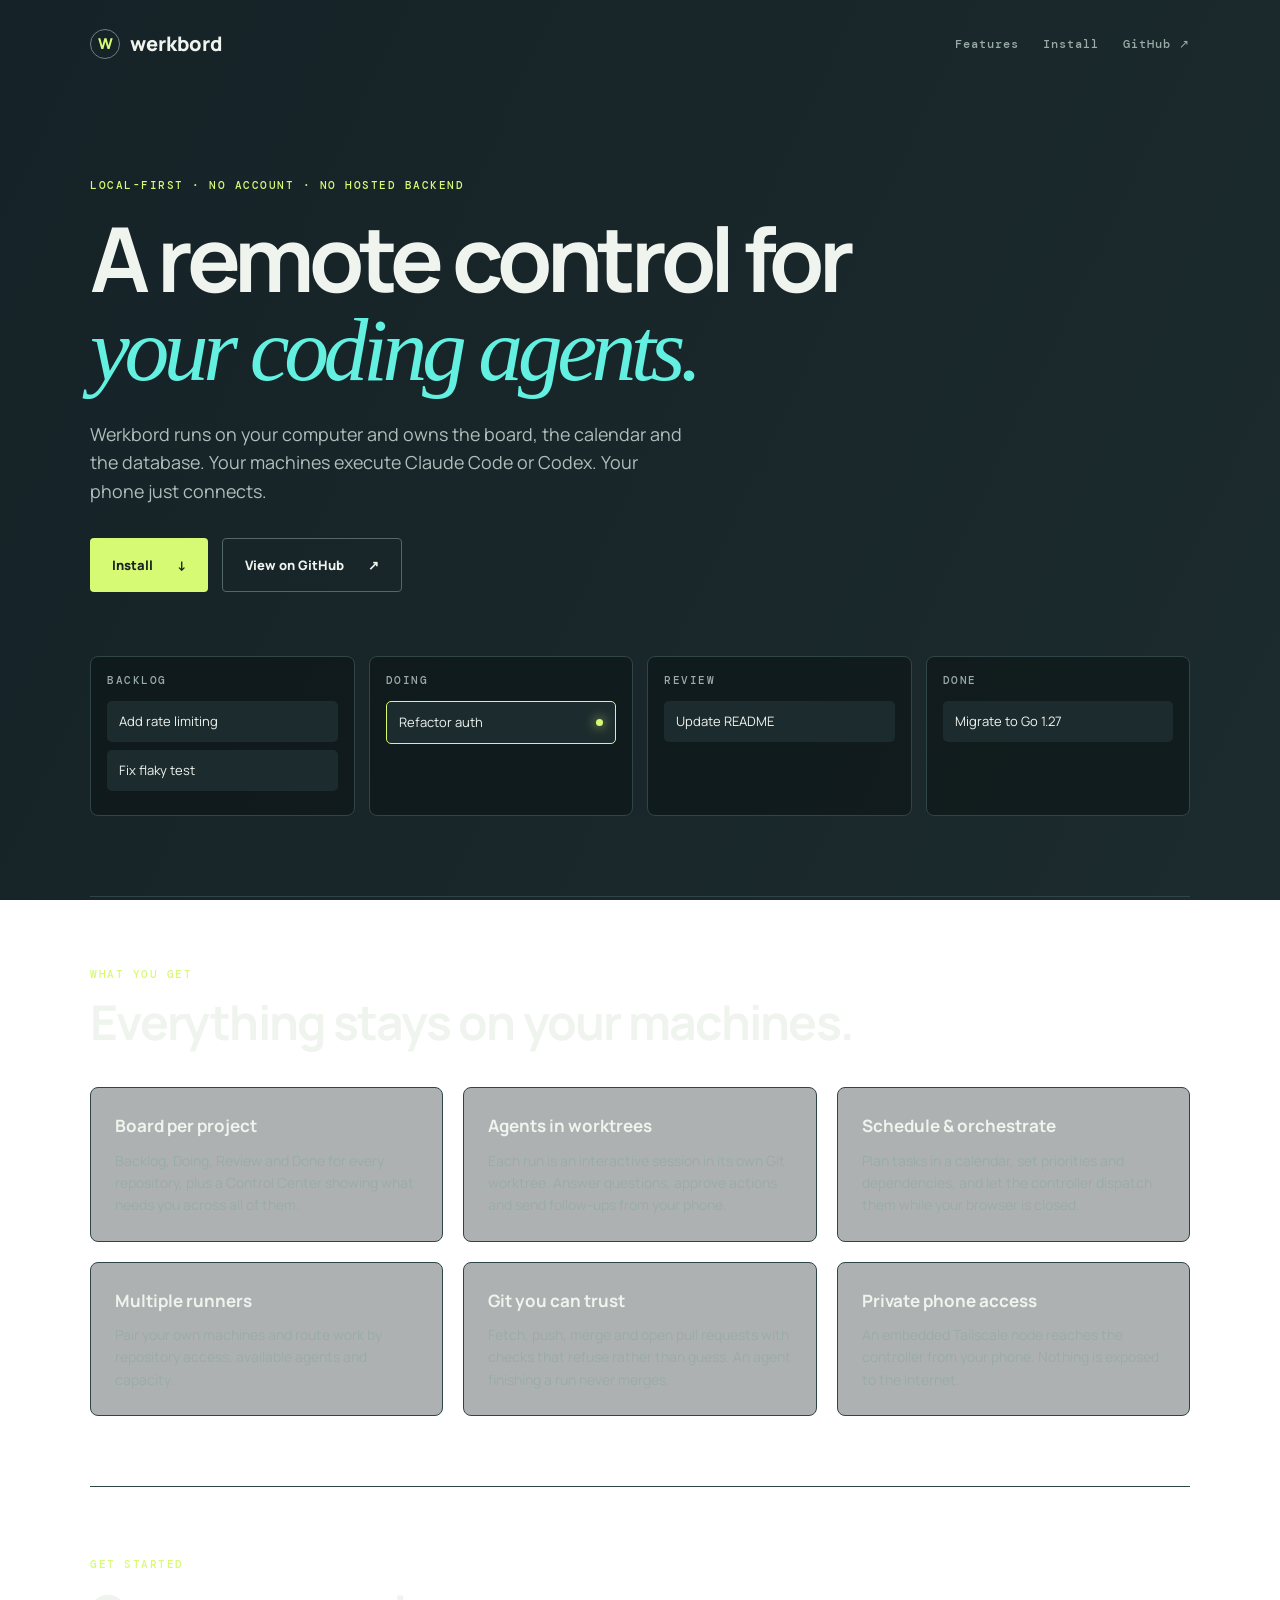
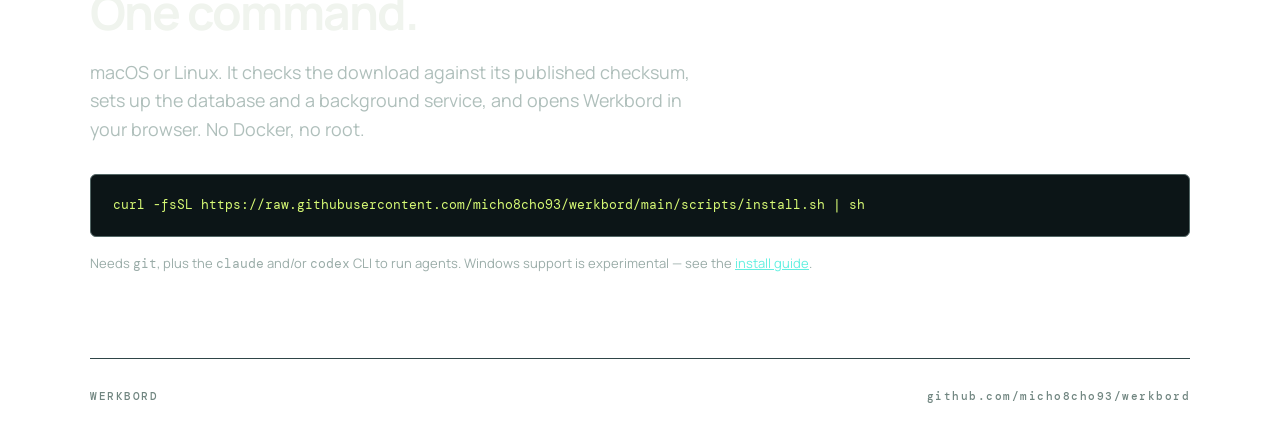
<file: index.html>
<!doctype html>
<html lang="en">
<head>
  <meta charset="UTF-8">
  <meta name="viewport" content="width=device-width, initial-scale=1.0">
  <title>Werkbord — A local-first remote control for coding agents</title>
  <meta name="description" content="Werkbord runs on your computer, keeps your board, calendar and database local, and lets you steer Claude Code and Codex from your phone. No hosted backend, no account.">
  <link rel="preconnect" href="https://fonts.googleapis.com">
  <link rel="preconnect" href="https://fonts.gstatic.com" crossorigin>
  <link href="https://fonts.googleapis.com/css2?family=DM+Mono:wght@400;500&family=Manrope:wght@500;700;800&display=swap" rel="stylesheet">
  <link rel="stylesheet" href="styles.css">
</head>
<body>
  <header class="site-header">
    <a class="brand" href="#top"><span class="brand-mark">W</span><span>werkbord</span></a>
    <nav>
      <a href="#features">Features</a>
      <a href="#install">Install</a>
      <a href="https://github.com/micho8cho93/werkbord">GitHub ↗</a>
    </nav>
  </header>

  <main id="top">
    <section class="hero" aria-labelledby="hero-title">
      <p class="eyebrow">LOCAL-FIRST · NO ACCOUNT · NO HOSTED BACKEND</p>
      <h1 id="hero-title">A remote control for <em>your coding agents.</em></h1>
      <p class="intro">Werkbord runs on your computer and owns the board, the calendar and the database. Your machines execute Claude Code or Codex. Your phone just connects.</p>
      <div class="actions">
        <a class="button" href="#install">Install <span>↓</span></a>
        <a class="button ghost" href="https://github.com/micho8cho93/werkbord">View on GitHub <span>↗</span></a>
      </div>
      <div class="board" aria-hidden="true">
        <div class="col"><h3>Backlog</h3><p>Add rate limiting</p><p>Fix flaky test</p></div>
        <div class="col"><h3>Doing</h3><p class="live">Refactor auth <i></i></p></div>
        <div class="col"><h3>Review</h3><p>Update README</p></div>
        <div class="col"><h3>Done</h3><p>Migrate to Go 1.27</p></div>
      </div>
    </section>

    <section id="features" class="section" aria-labelledby="features-title">
      <p class="eyebrow">WHAT YOU GET</p>
      <h2 id="features-title">Everything stays on your machines.</h2>
      <div class="grid">
        <article><h3>Board per project</h3><p>Backlog, Doing, Review and Done for every repository, plus a Control Center showing what needs you across all of them.</p></article>
        <article><h3>Agents in worktrees</h3><p>Each run is an interactive session in its own Git worktree. Answer questions, approve actions and send follow-ups from your phone.</p></article>
        <article><h3>Schedule &amp; orchestrate</h3><p>Plan tasks in a calendar, set priorities and dependencies, and let the controller dispatch them while your browser is closed.</p></article>
        <article><h3>Multiple runners</h3><p>Pair your own machines and route work by repository access, available agents and capacity.</p></article>
        <article><h3>Git you can trust</h3><p>Fetch, push, merge and open pull requests with checks that refuse rather than guess. An agent finishing a run never merges.</p></article>
        <article><h3>Private phone access</h3><p>An embedded Tailscale node reaches the controller from your phone. Nothing is exposed to the Internet.</p></article>
      </div>
    </section>

    <section id="install" class="section" aria-labelledby="install-title">
      <p class="eyebrow">GET STARTED</p>
      <h2 id="install-title">One command.</h2>
      <p class="intro">macOS or Linux. It checks the download against its published checksum, sets up the database and a background service, and opens Werkbord in your browser. No Docker, no root.</p>
      <pre class="code"><code>curl -fsSL https://raw.githubusercontent.com/micho8cho93/werkbord/main/scripts/install.sh | sh</code></pre>
      <p class="note">Needs <code>git</code>, plus the <code>claude</code> and/or <code>codex</code> CLI to run agents. Windows support is experimental — see the <a href="https://github.com/micho8cho93/werkbord/blob/main/docs/INSTALL.md">install guide</a>.</p>
    </section>
  </main>

  <footer class="site-footer">
    <span>WERKBORD</span>
    <a href="https://github.com/micho8cho93/werkbord">github.com/micho8cho93/werkbord</a>
  </footer>
</body>
</html>
</file>
<file: styles.css>
:root{--ink:#f0f4ee;--bg:#152227;--lime:#d7fa75;--cyan:#63f0e1;--muted:#9aaca8;--line:#2f4547;--mono:'DM Mono',monospace;--sans:'Manrope',sans-serif}
*{box-sizing:border-box}
html{scroll-behavior:smooth}
body{margin:0;font-family:var(--sans);background:linear-gradient(115deg,#152227,#1c2b2d) fixed;color:var(--ink);line-height:1.6}
a{color:inherit;text-decoration:none}
code{font-family:var(--mono)}
.site-header,.hero,.section,.site-footer{width:min(1100px,100% - 48px);margin-inline:auto}
.site-header{display:flex;align-items:center;justify-content:space-between;padding:28px 0}
.site-header nav{display:flex;gap:24px;font:500 12px var(--mono);letter-spacing:1px;color:var(--muted)}
.site-header nav a:hover{color:var(--lime)}
.brand{display:flex;gap:10px;align-items:center;font-weight:800;font-size:20px}
.brand-mark{display:grid;place-items:center;width:30px;height:30px;border:1px solid #71807d;border-radius:50%;color:var(--lime);font-size:15px}
.eyebrow{font:500 11px var(--mono);letter-spacing:1.5px;color:var(--lime);margin:0}
.hero{padding:clamp(48px,10vh,110px) 0 80px}
h1{font-size:clamp(44px,7vw,92px);line-height:.98;letter-spacing:-.06em;margin:22px 0 26px;max-width:900px}
h1 em{font-family:Georgia,serif;font-weight:400;color:var(--cyan)}
h2{font-size:clamp(30px,4vw,48px);letter-spacing:-.04em;line-height:1.05;margin:16px 0 20px}
.intro{max-width:600px;color:#afbfbb;font-size:clamp(15px,1.4vw,18px);margin:0}
.actions{display:flex;flex-wrap:wrap;gap:14px;margin-top:32px}
.button{display:inline-flex;gap:24px;align-items:center;padding:16px 22px;border-radius:4px;background:var(--lime);color:#172220;font-size:13px;font-weight:800}
.button.ghost{background:transparent;color:var(--ink);border:1px solid #536766}
.button:hover{filter:brightness(1.08)}
.button.ghost:hover{border-color:var(--lime)}
.board{display:grid;grid-template-columns:repeat(4,1fr);gap:14px;margin-top:64px}
.col{padding:16px;border:1px solid var(--line);border-radius:8px;background:#0c1517aa;min-height:150px}
.col h3{font:500 11px var(--mono);letter-spacing:1.5px;color:var(--muted);margin:0 0 14px;text-transform:uppercase}
.col p{margin:0 0 8px;padding:10px 12px;border-radius:5px;background:#1c2b2d;font-size:13px;display:flex;justify-content:space-between;align-items:center}
.col .live{border:1px solid var(--lime)}
.live i{width:7px;height:7px;border-radius:50%;background:var(--lime);box-shadow:0 0 12px var(--lime)}
.section{padding:70px 0;border-top:1px solid var(--line)}
.grid{display:grid;grid-template-columns:repeat(3,1fr);gap:20px;margin-top:40px}
.grid article{padding:24px;border:1px solid var(--line);border-radius:8px;background:#0c151755}
.grid h3{margin:0 0 10px;font-size:17px}
.grid p{margin:0;color:var(--muted);font-size:14px}
.code{margin:30px 0 16px;padding:20px 22px;overflow-x:auto;border:1px solid #536766;border-radius:6px;background:#0c1517;color:var(--lime);font-size:13px}
.note{color:var(--muted);font-size:13px}
.note a{color:var(--cyan);text-decoration:underline}
.site-footer{display:flex;justify-content:space-between;gap:16px;flex-wrap:wrap;padding:30px 0 40px;border-top:1px solid var(--line);font:500 11px var(--mono);letter-spacing:1.5px;color:#718681}
.site-footer a:hover{color:var(--lime)}
@media(max-width:800px){.grid{grid-template-columns:1fr 1fr}.board{grid-template-columns:1fr 1fr}}
@media(max-width:520px){.grid,.board{grid-template-columns:1fr}.site-header nav{gap:14px}.site-header nav a:first-child{display:none}}
</file>
